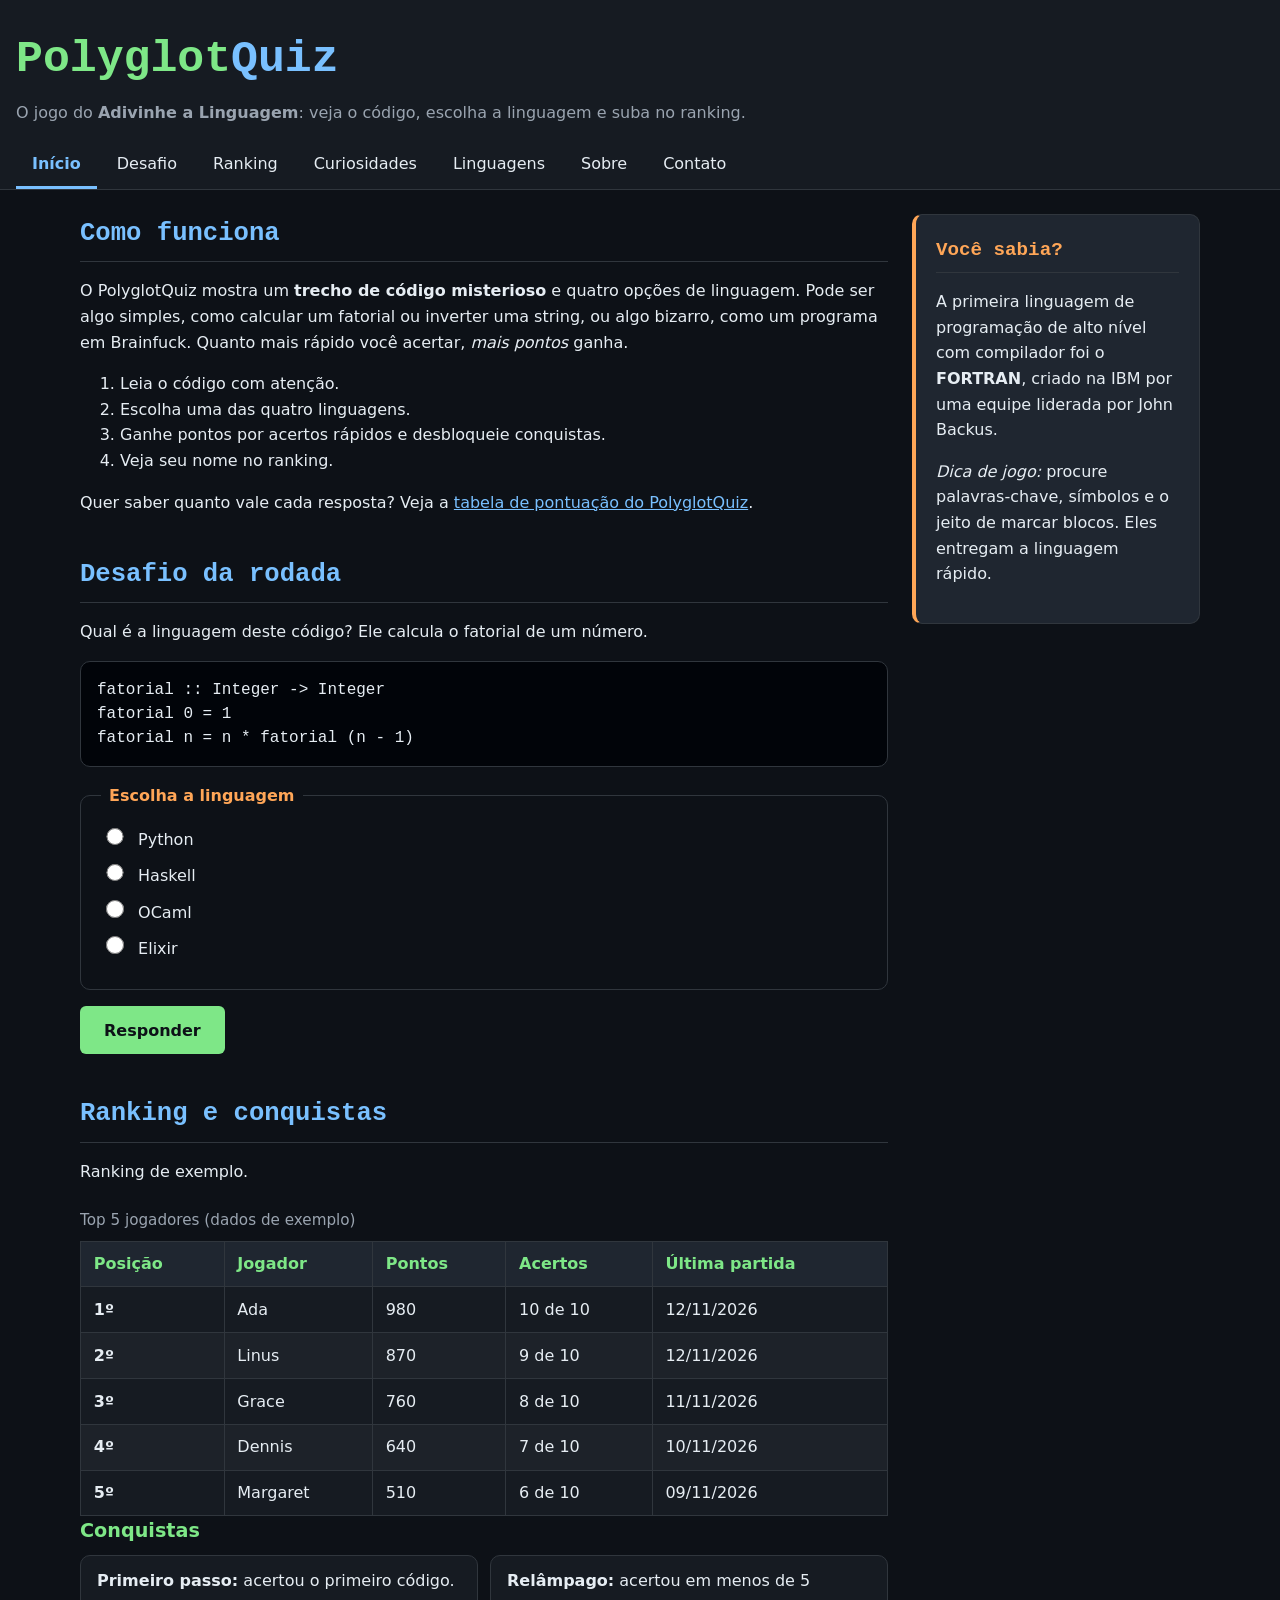
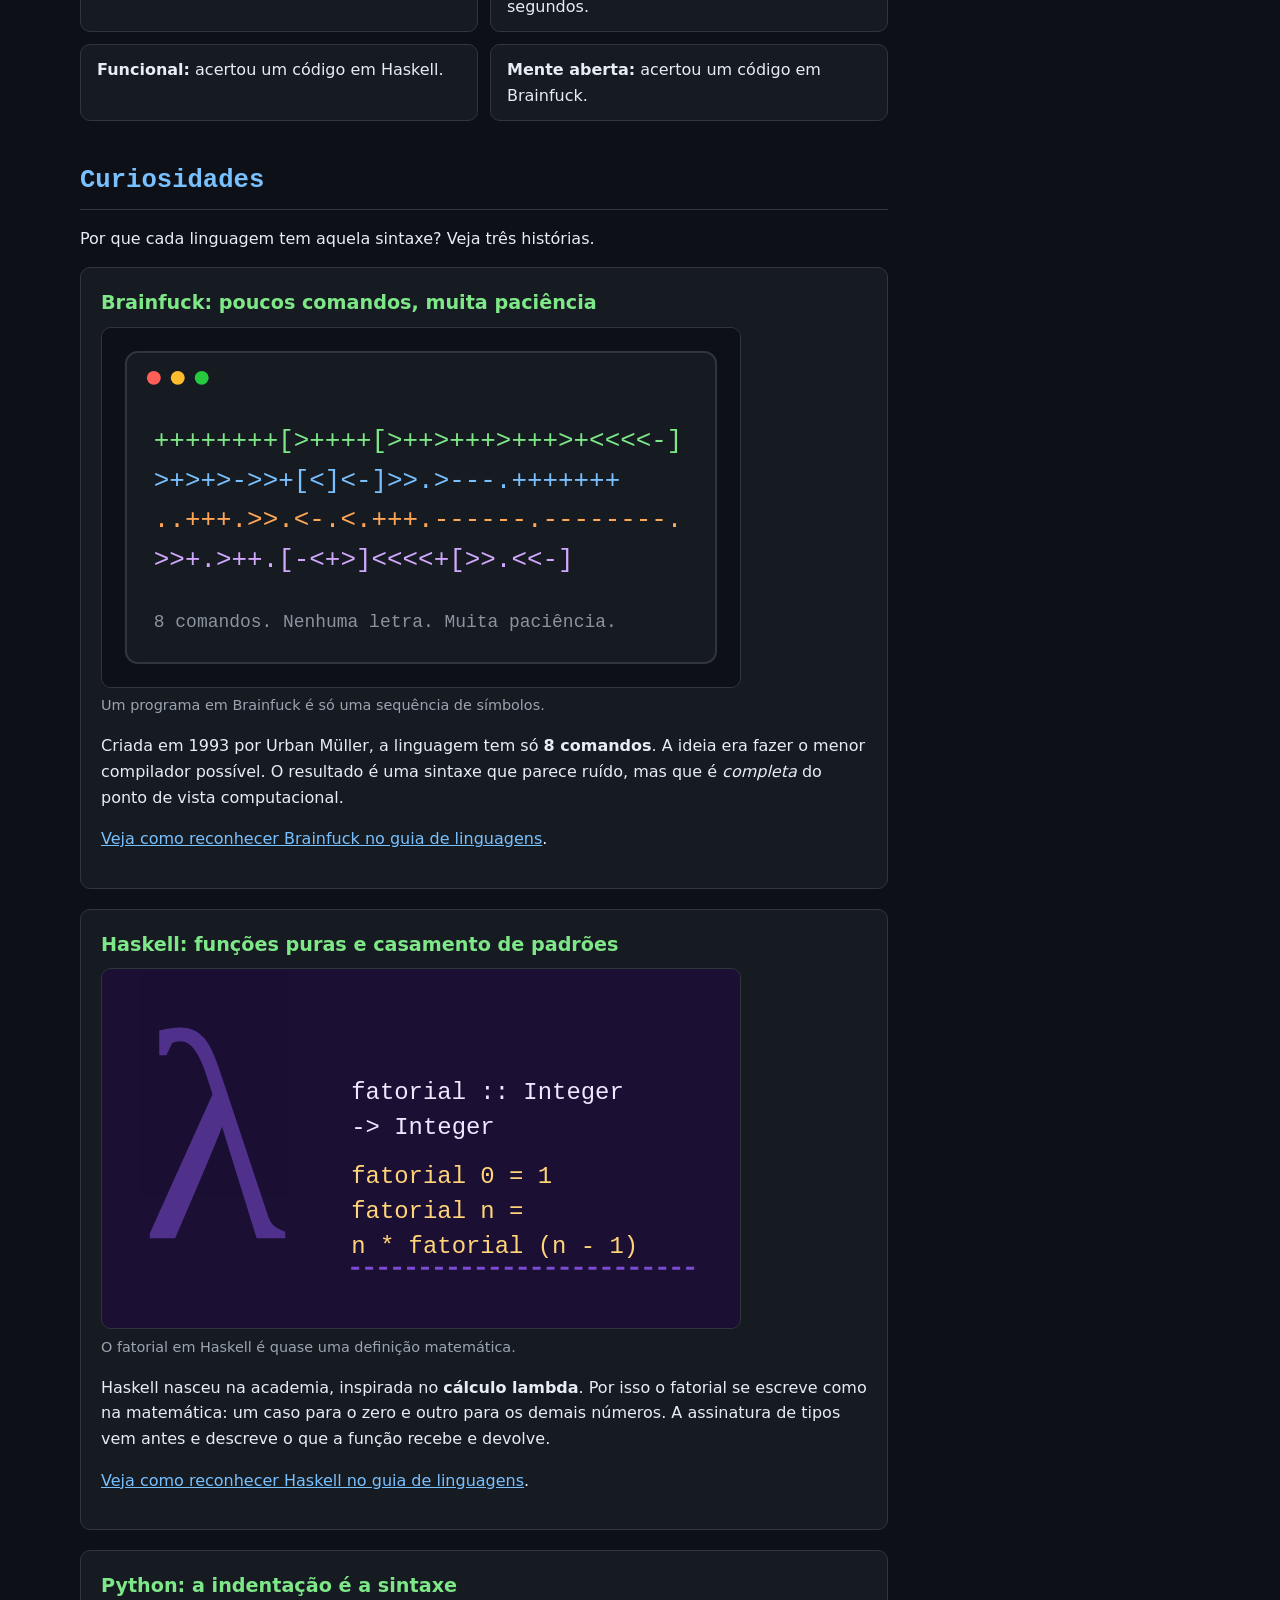
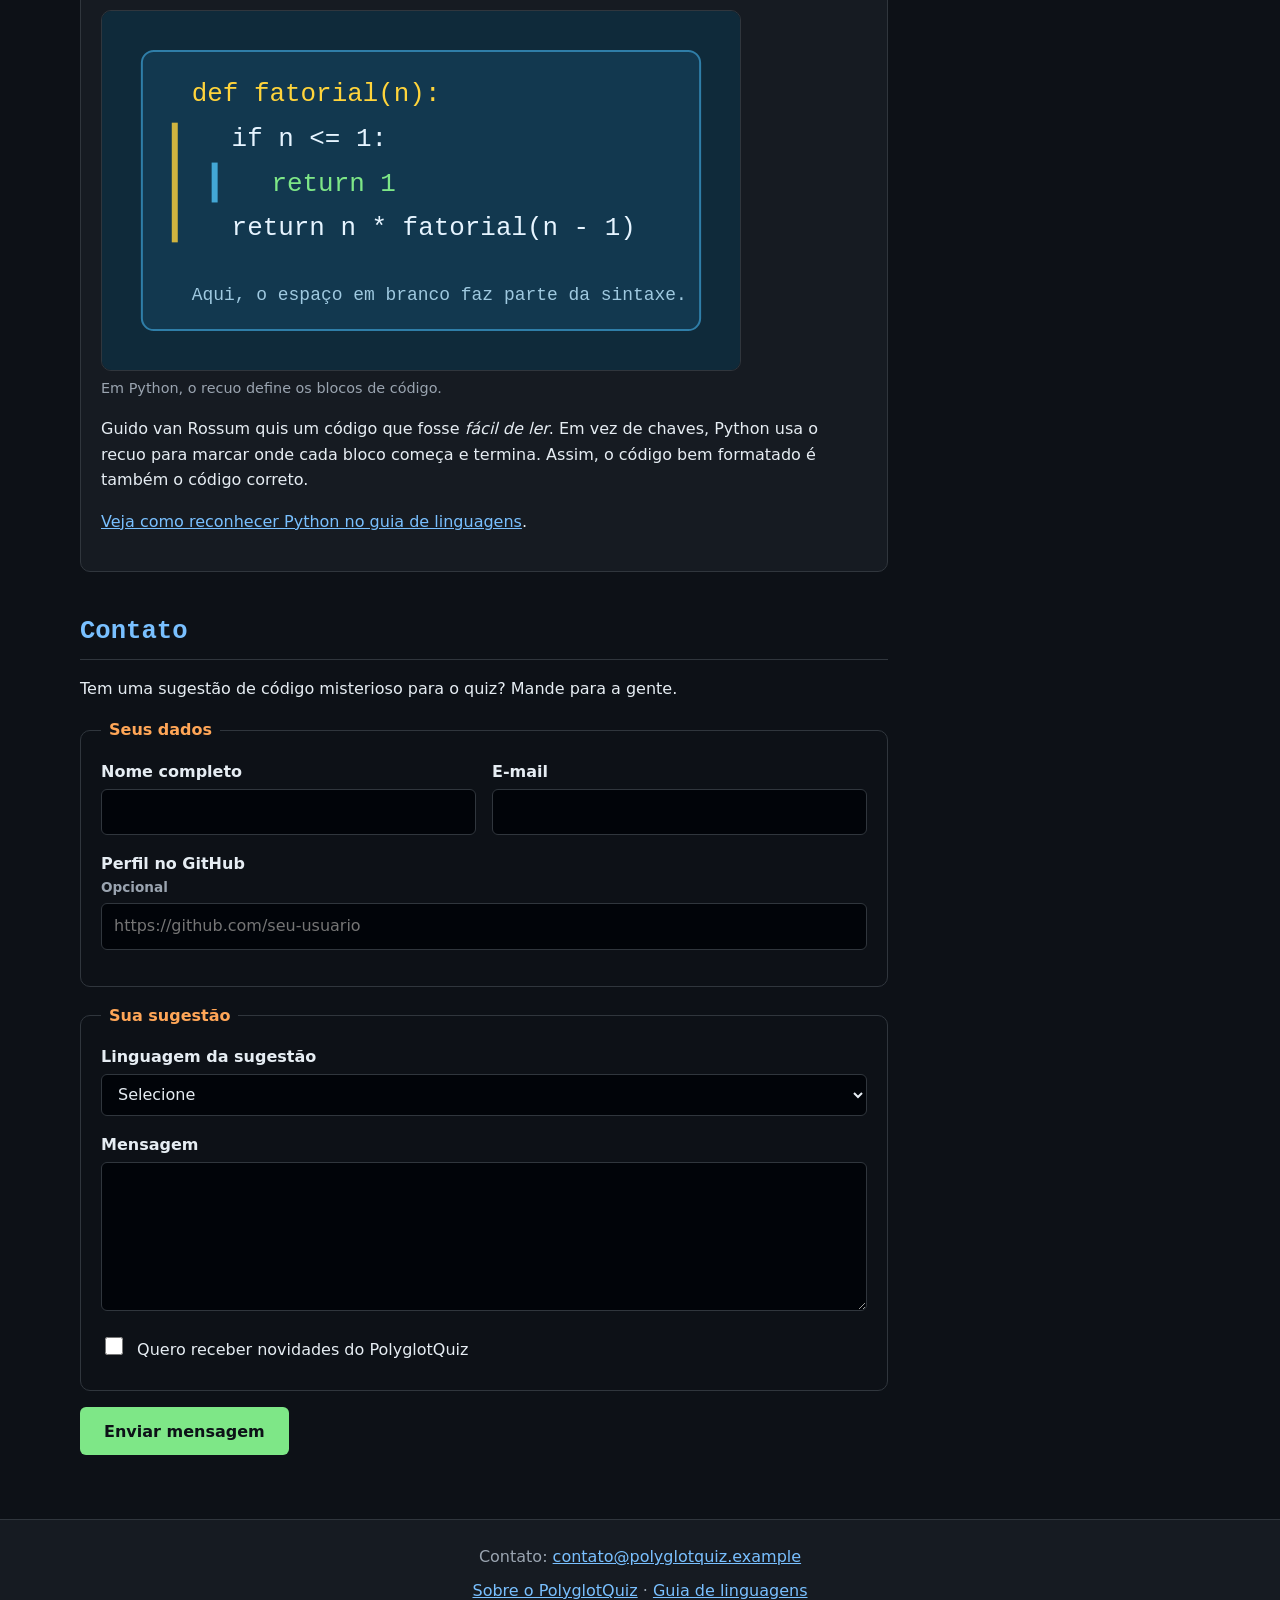
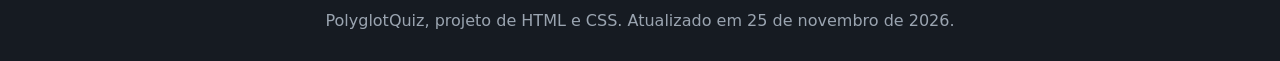
<file: index.html>
<!DOCTYPE html>
<html lang="pt-BR">
<head>
  <meta charset="utf-8">
  <meta name="viewport" content="width=device-width, initial-scale=1">
  <title>PolyglotQuiz: adivinhe a linguagem de programação do código</title>
  <meta name="description" content="Quiz de programação: veja um trecho de código misterioso, escolha entre 4 linguagens, ganhe pontos por acertos rápidos e entre no ranking.">
  <link rel="canonical" href="https://marcuslol2008.github.io/polyglot/">

  <meta property="og:type" content="website">
  <meta property="og:site_name" content="PolyglotQuiz">
  <meta property="og:title" content="PolyglotQuiz: adivinhe a linguagem do código">
  <meta property="og:description" content="Veja um código misterioso, escolha a linguagem certa e suba no ranking.">
  <meta property="og:image" content="https://marcuslol2008.github.io/polyglot/images/og-cover.png">
  <meta property="og:image:width" content="1200">
  <meta property="og:image:height" content="630">
  <meta property="og:image:alt" content="Logotipo PolyglotQuiz com um código em Haskell e quatro opções de linguagem">
  <meta property="og:url" content="https://marcuslol2008.github.io/polyglot/">
  <meta property="og:locale" content="pt_BR">
  <meta name="twitter:card" content="summary_large_image">

  <link rel="icon" href="favicon.svg" type="image/svg+xml">
  <link rel="stylesheet" href="css/style.css">

  <script type="application/ld+json">
  {
    "@context": "https://schema.org",
    "@type": "WebSite",
    "name": "PolyglotQuiz",
    "alternateName": "O Jogo do Adivinhe a Linguagem",
    "url": "https://marcuslol2008.github.io/polyglot/",
    "description": "Quiz de programação em que o jogador adivinha a linguagem de um trecho de código misterioso.",
    "inLanguage": "pt-BR"
  }
  </script>
</head>
<body>
  <a class="skip-link" href="#conteudo">Pular para o conteúdo</a>

  <header class="site-header">
    <h1>Polyglot<span>Quiz</span></h1>
    <p class="tagline">O jogo do <strong>Adivinhe a Linguagem</strong>: veja o código, escolha a linguagem e suba no ranking.</p>
    <nav class="main-nav" aria-label="Navegação principal">
      <ul>
        <li><a href="index.html" aria-current="page">Início</a></li>
        <li><a href="#desafio">Desafio</a></li>
        <li><a href="#ranking">Ranking</a></li>
        <li><a href="#curiosidades">Curiosidades</a></li>
        <li><a href="linguagens.html">Linguagens</a></li>
        <li><a href="sobre.html">Sobre</a></li>
        <li><a href="#contato">Contato</a></li>
      </ul>
    </nav>
  </header>

  <div class="layout">
    <main id="conteudo">

      <section id="como-funciona">
        <h2>Como funciona</h2>
        <p>
          O PolyglotQuiz mostra um <strong>trecho de código misterioso</strong> e quatro opções de
          linguagem. Pode ser algo simples, como calcular um fatorial ou inverter uma string, ou algo
          bizarro, como um programa em Brainfuck. Quanto mais rápido você acertar, <em>mais pontos</em> ganha.
        </p>
        <ol>
          <li>Leia o código com atenção.</li>
          <li>Escolha uma das quatro linguagens.</li>
          <li>Ganhe pontos por acertos rápidos e desbloqueie conquistas.</li>
          <li>Veja seu nome no ranking.</li>
        </ol>
        <p>
          Quer saber quanto vale cada resposta? Veja a
          <a href="sobre.html#pontuacao">tabela de pontuação do PolyglotQuiz</a>.
        </p>
      </section>

      <section id="desafio">
        <h2>Desafio da rodada</h2>
        <p>Qual é a linguagem deste código? Ele calcula o fatorial de um número.</p>
        <pre><code>fatorial :: Integer -&gt; Integer
fatorial 0 = 1
fatorial n = n * fatorial (n - 1)</code></pre>

        <form action="#" method="post">
          <fieldset>
            <legend>Escolha a linguagem</legend>
            <div class="option">
              <input type="radio" id="op-python" name="linguagem" value="python" required>
              <label for="op-python">Python</label>
            </div>
            <div class="option">
              <input type="radio" id="op-haskell" name="linguagem" value="haskell">
              <label for="op-haskell">Haskell</label>
            </div>
            <div class="option">
              <input type="radio" id="op-ocaml" name="linguagem" value="ocaml">
              <label for="op-ocaml">OCaml</label>
            </div>
            <div class="option">
              <input type="radio" id="op-elixir" name="linguagem" value="elixir">
              <label for="op-elixir">Elixir</label>
            </div>
          </fieldset>
          <button type="submit">Responder</button>
        </form>
      </section>

      <section id="ranking">
        <h2>Ranking e conquistas</h2>
        <p>Ranking de exemplo.</p>

        <div class="table-wrap">
          <table>
            <caption>Top 5 jogadores (dados de exemplo)</caption>
            <thead>
              <tr>
                <th scope="col">Posição</th>
                <th scope="col">Jogador</th>
                <th scope="col">Pontos</th>
                <th scope="col">Acertos</th>
                <th scope="col">Última partida</th>
              </tr>
            </thead>
            <tbody>
              <tr>
                <th scope="row">1º</th>
                <td>Ada</td>
                <td>980</td>
                <td>10 de 10</td>
                <td><time datetime="2026-11-12">12/11/2026</time></td>
              </tr>
              <tr>
                <th scope="row">2º</th>
                <td>Linus</td>
                <td>870</td>
                <td>9 de 10</td>
                <td><time datetime="2026-11-12">12/11/2026</time></td>
              </tr>
              <tr>
                <th scope="row">3º</th>
                <td>Grace</td>
                <td>760</td>
                <td>8 de 10</td>
                <td><time datetime="2026-11-11">11/11/2026</time></td>
              </tr>
              <tr>
                <th scope="row">4º</th>
                <td>Dennis</td>
                <td>640</td>
                <td>7 de 10</td>
                <td><time datetime="2026-11-10">10/11/2026</time></td>
              </tr>
              <tr>
                <th scope="row">5º</th>
                <td>Margaret</td>
                <td>510</td>
                <td>6 de 10</td>
                <td><time datetime="2026-11-09">09/11/2026</time></td>
              </tr>
            </tbody>
          </table>
        </div>

        <h3>Conquistas</h3>
        <ul class="achievements">
          <li><strong>Primeiro passo:</strong> acertou o primeiro código.</li>
          <li><strong>Relâmpago:</strong> acertou em menos de 5 segundos.</li>
          <li><strong>Funcional:</strong> acertou um código em Haskell.</li>
          <li><strong>Mente aberta:</strong> acertou um código em Brainfuck.</li>
        </ul>
      </section>

      <section id="curiosidades">
        <h2>Curiosidades</h2>
        <p>Por que cada linguagem tem aquela sintaxe? Veja três histórias.</p>

        <article>
          <h3>Brainfuck: poucos comandos, muita paciência</h3>
          <figure>
            <img src="images/brainfuck.svg" alt="Janela de editor escura mostrando linhas de código Brainfuck formadas apenas por símbolos como mais, menos, colchetes e setas" width="640" height="360" loading="lazy">
            <figcaption>Um programa em Brainfuck é só uma sequência de símbolos.</figcaption>
          </figure>
          <p>
            Criada em <time datetime="1993">1993</time> por Urban Müller, a linguagem tem só
            <strong>8 comandos</strong>. A ideia era fazer o menor compilador possível. O resultado é
            uma sintaxe que parece ruído, mas que é <em>completa</em> do ponto de vista computacional.
          </p>
          <p>
            <a href="linguagens.html#brainfuck">Veja como reconhecer Brainfuck no guia de linguagens</a>.
          </p>
        </article>

        <article>
          <h3>Haskell: funções puras e casamento de padrões</h3>
          <figure>
            <img src="images/haskell.svg" alt="Letra lambda grande em roxo ao lado de uma função fatorial escrita em Haskell" width="640" height="360" loading="lazy">
            <figcaption>O fatorial em Haskell é quase uma definição matemática.</figcaption>
          </figure>
          <p>
            Haskell nasceu na academia, inspirada no <strong>cálculo lambda</strong>. Por isso o
            fatorial se escreve como na matemática: um caso para o zero e outro para os demais
            números. A assinatura de tipos vem antes e descreve o que a função recebe e devolve.
          </p>
          <p>
            <a href="linguagens.html#haskell">Veja como reconhecer Haskell no guia de linguagens</a>.
          </p>
        </article>

        <article>
          <h3>Python: a indentação é a sintaxe</h3>
          <figure>
            <img src="images/python.svg" alt="Código Python de fatorial com barras coloridas destacando os níveis de indentação" width="640" height="360" loading="lazy">
            <figcaption>Em Python, o recuo define os blocos de código.</figcaption>
          </figure>
          <p>
            Guido van Rossum quis um código que fosse <em>fácil de ler</em>. Em vez de chaves, Python
            usa o recuo para marcar onde cada bloco começa e termina. Assim, o código bem formatado é
            também o código correto.
          </p>
          <p>
            <a href="linguagens.html#python">Veja como reconhecer Python no guia de linguagens</a>.
          </p>
        </article>
      </section>

      <section id="contato">
        <h2>Contato</h2>
        <p>Tem uma sugestão de código misterioso para o quiz? Mande para a gente.</p>

        <form action="#" method="post">
          <fieldset>
            <legend>Seus dados</legend>
            <div class="form-row">
              <div class="field">
                <label for="nome">Nome completo</label>
                <input type="text" id="nome" name="nome" autocomplete="name" required>
              </div>
              <div class="field">
                <label for="email">E-mail</label>
                <input type="email" id="email" name="email" autocomplete="email" required>
              </div>
            </div>
            <div class="field">
              <label for="perfil">Perfil no GitHub <span class="hint">Opcional</span></label>
              <input type="url" id="perfil" name="perfil" placeholder="https://github.com/seu-usuario">
            </div>
          </fieldset>

          <fieldset>
            <legend>Sua sugestão</legend>
            <div class="field">
              <label for="linguagem-favorita">Linguagem da sugestão</label>
              <select id="linguagem-favorita" name="linguagem-favorita">
                <option value="">Selecione</option>
                <option value="python">Python</option>
                <option value="haskell">Haskell</option>
                <option value="brainfuck">Brainfuck</option>
                <option value="outra">Outra</option>
              </select>
            </div>
            <div class="field">
              <label for="mensagem">Mensagem</label>
              <textarea id="mensagem" name="mensagem" rows="5" required></textarea>
            </div>
            <div class="option">
              <input type="checkbox" id="novidades" name="novidades">
              <label for="novidades">Quero receber novidades do PolyglotQuiz</label>
            </div>
          </fieldset>

          <button type="submit">Enviar mensagem</button>
        </form>
      </section>

    </main>

    <aside>
      <h2>Você sabia?</h2>
      <p>
        A primeira linguagem de programação de alto nível com compilador foi o
        <strong>FORTRAN</strong>, criado na IBM por uma equipe liderada por John Backus.
      </p>
      <p>
        <em>Dica de jogo:</em> procure palavras-chave, símbolos e o jeito de marcar blocos. Eles
        entregam a linguagem rápido.
      </p>
    </aside>
  </div>

  <footer class="site-footer">
    <address>
      Contato: <a href="mailto:contato@polyglotquiz.example">contato@polyglotquiz.example</a>
    </address>
    <p>
      <a href="sobre.html">Sobre o PolyglotQuiz</a> ·
      <a href="linguagens.html">Guia de linguagens</a>
    </p>
    <p>
      PolyglotQuiz, projeto de HTML e CSS. Atualizado em
      <time datetime="2026-11-25">25 de novembro de 2026</time>.
    </p>
  </footer>
</body>
</html>
</file>
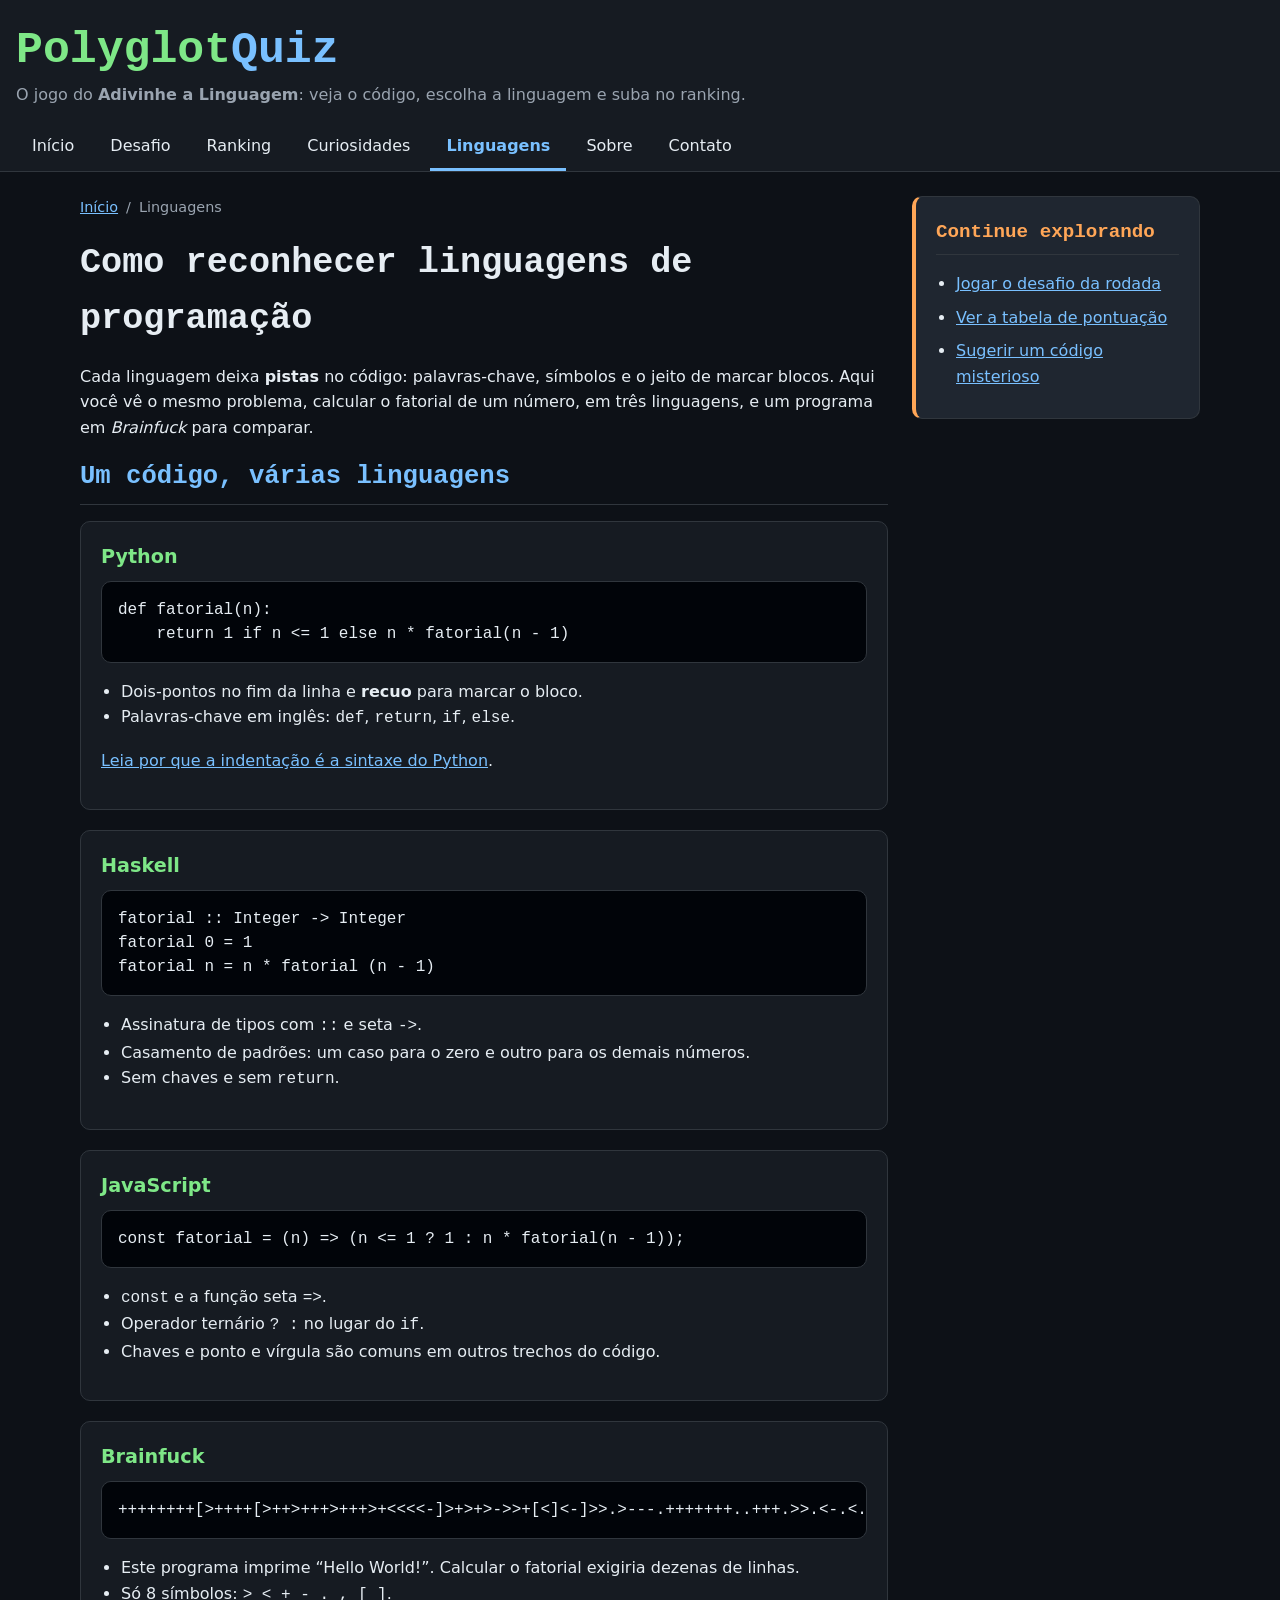
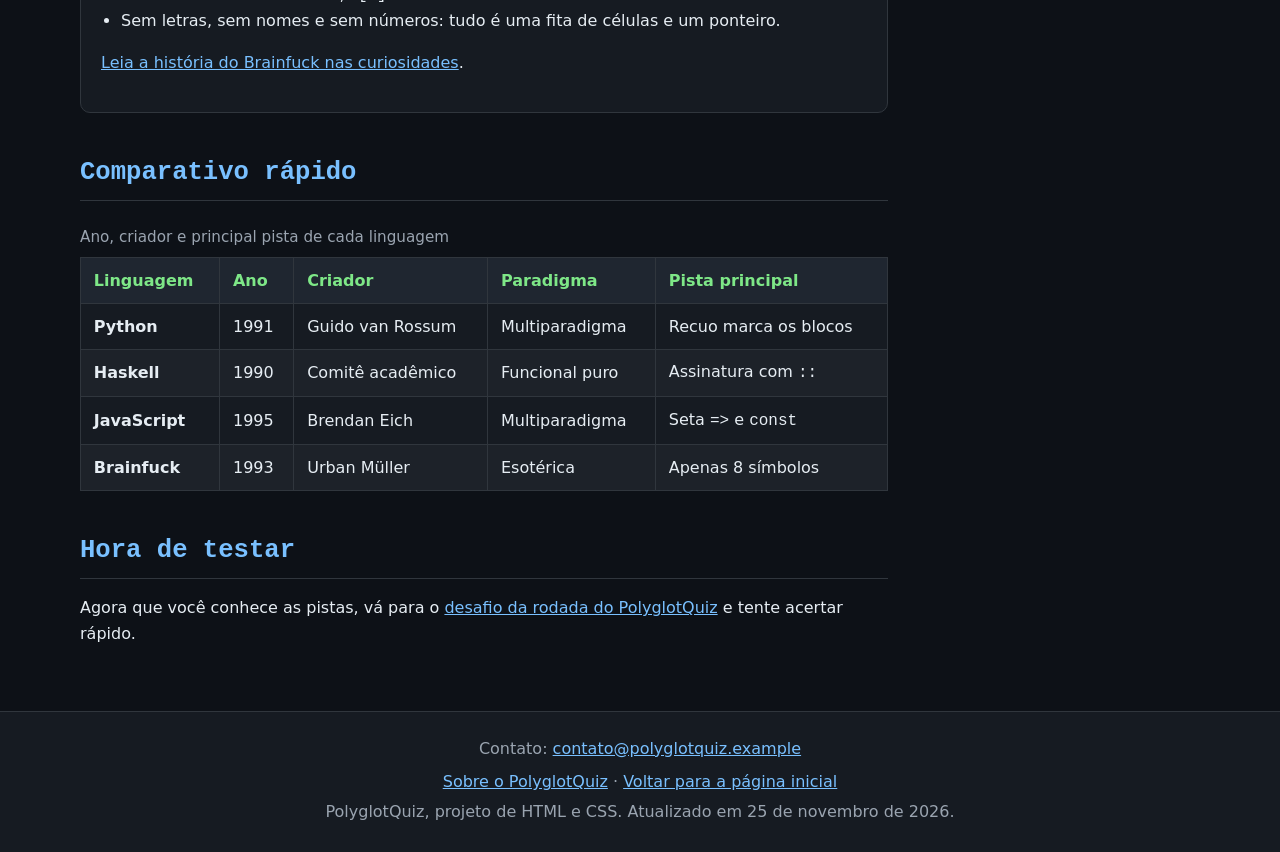
<file: linguagens.html>
<!DOCTYPE html>
<html lang="pt-BR">
<head>
  <meta charset="utf-8">
  <meta name="viewport" content="width=device-width, initial-scale=1">
  <title>Como reconhecer linguagens de programação | PolyglotQuiz</title>
  <meta name="description" content="Guia com Python, Haskell, JavaScript e Brainfuck: veja o mesmo código em cada linguagem e aprenda as pistas de sintaxe para acertar o quiz.">
  <link rel="canonical" href="https://marcuslol2008.github.io/polyglot/linguagens.html">

  <meta property="og:type" content="website">
  <meta property="og:site_name" content="PolyglotQuiz">
  <meta property="og:title" content="Como reconhecer linguagens de programação">
  <meta property="og:description" content="O mesmo código em Python, Haskell, JavaScript e Brainfuck, com as pistas de sintaxe de cada uma.">
  <meta property="og:image" content="https://marcuslol2008.github.io/polyglot/images/og-cover.png">
  <meta property="og:image:width" content="1200">
  <meta property="og:image:height" content="630">
  <meta property="og:image:alt" content="Logotipo PolyglotQuiz com um código em Haskell e quatro opções de linguagem">
  <meta property="og:url" content="https://marcuslol2008.github.io/polyglot/linguagens.html">
  <meta property="og:locale" content="pt_BR">
  <meta name="twitter:card" content="summary_large_image">

  <link rel="icon" href="favicon.svg" type="image/svg+xml">
  <link rel="stylesheet" href="css/style.css">

  <script type="application/ld+json">
  {
    "@context": "https://schema.org",
    "@graph": [
      {
        "@type": "CollectionPage",
        "@id": "https://marcuslol2008.github.io/polyglot/linguagens.html#pagina",
        "name": "Como reconhecer linguagens de programação",
        "description": "Guia com as pistas de sintaxe de Python, Haskell, JavaScript e Brainfuck.",
        "url": "https://marcuslol2008.github.io/polyglot/linguagens.html",
        "inLanguage": "pt-BR",
        "dateModified": "2026-11-25",
        "isPartOf": {
          "@type": "WebSite",
          "name": "PolyglotQuiz",
          "url": "https://marcuslol2008.github.io/polyglot/"
        },
        "breadcrumb": { "@id": "https://marcuslol2008.github.io/polyglot/linguagens.html#caminho" },
        "mainEntity": {
          "@type": "ItemList",
          "numberOfItems": 4,
          "itemListElement": [
            {
              "@type": "ListItem",
              "position": 1,
              "item": {
                "@type": "ComputerLanguage",
                "name": "Python",
                "url": "https://marcuslol2008.github.io/polyglot/linguagens.html#python"
              }
            },
            {
              "@type": "ListItem",
              "position": 2,
              "item": {
                "@type": "ComputerLanguage",
                "name": "Haskell",
                "url": "https://marcuslol2008.github.io/polyglot/linguagens.html#haskell"
              }
            },
            {
              "@type": "ListItem",
              "position": 3,
              "item": {
                "@type": "ComputerLanguage",
                "name": "JavaScript",
                "url": "https://marcuslol2008.github.io/polyglot/linguagens.html#javascript"
              }
            },
            {
              "@type": "ListItem",
              "position": 4,
              "item": {
                "@type": "ComputerLanguage",
                "name": "Brainfuck",
                "url": "https://marcuslol2008.github.io/polyglot/linguagens.html#brainfuck"
              }
            }
          ]
        }
      },
      {
        "@type": "BreadcrumbList",
        "@id": "https://marcuslol2008.github.io/polyglot/linguagens.html#caminho",
        "itemListElement": [
          {
            "@type": "ListItem",
            "position": 1,
            "name": "Início",
            "item": "https://marcuslol2008.github.io/polyglot/"
          },
          {
            "@type": "ListItem",
            "position": 2,
            "name": "Linguagens",
            "item": "https://marcuslol2008.github.io/polyglot/linguagens.html"
          }
        ]
      }
    ]
  }
  </script>
</head>
<body>
  <a class="skip-link" href="#conteudo">Pular para o conteúdo</a>

  <header class="site-header">
    <p class="site-name"><a href="index.html">Polyglot<span>Quiz</span></a></p>
    <p class="tagline">O jogo do <strong>Adivinhe a Linguagem</strong>: veja o código, escolha a linguagem e suba no ranking.</p>
    <nav class="main-nav" aria-label="Navegação principal">
      <ul>
        <li><a href="index.html">Início</a></li>
        <li><a href="index.html#desafio">Desafio</a></li>
        <li><a href="index.html#ranking">Ranking</a></li>
        <li><a href="index.html#curiosidades">Curiosidades</a></li>
        <li><a href="linguagens.html" aria-current="page">Linguagens</a></li>
        <li><a href="sobre.html">Sobre</a></li>
        <li><a href="index.html#contato">Contato</a></li>
      </ul>
    </nav>
  </header>

  <div class="layout">
    <main id="conteudo">

      <nav class="breadcrumb" aria-label="Você está em">
        <ol>
          <li><a href="index.html">Início</a></li>
          <li aria-current="page">Linguagens</li>
        </ol>
      </nav>

      <h1>Como reconhecer linguagens de programação</h1>
      <p>
        Cada linguagem deixa <strong>pistas</strong> no código: palavras-chave, símbolos e o jeito de
        marcar blocos. Aqui você vê o mesmo problema, calcular o fatorial de um número, em três
        linguagens, e um programa em <em>Brainfuck</em> para comparar.
      </p>

      <section id="guia">
        <h2>Um código, várias linguagens</h2>

        <article id="python">
          <h3>Python</h3>
          <pre><code>def fatorial(n):
    return 1 if n &lt;= 1 else n * fatorial(n - 1)</code></pre>
          <ul>
            <li>Dois-pontos no fim da linha e <strong>recuo</strong> para marcar o bloco.</li>
            <li>Palavras-chave em inglês: <code>def</code>, <code>return</code>, <code>if</code>, <code>else</code>.</li>
          </ul>
          <p>
            <a href="index.html#curiosidades">Leia por que a indentação é a sintaxe do Python</a>.
          </p>
        </article>

        <article id="haskell">
          <h3>Haskell</h3>
          <pre><code>fatorial :: Integer -&gt; Integer
fatorial 0 = 1
fatorial n = n * fatorial (n - 1)</code></pre>
          <ul>
            <li>Assinatura de tipos com <code>::</code> e seta <code>-&gt;</code>.</li>
            <li>Casamento de padrões: um caso para o zero e outro para os demais números.</li>
            <li>Sem chaves e sem <code>return</code>.</li>
          </ul>
        </article>

        <article id="javascript">
          <h3>JavaScript</h3>
          <pre><code>const fatorial = (n) =&gt; (n &lt;= 1 ? 1 : n * fatorial(n - 1));</code></pre>
          <ul>
            <li><code>const</code> e a função seta <code>=&gt;</code>.</li>
            <li>Operador ternário <code>? :</code> no lugar do <code>if</code>.</li>
            <li>Chaves e ponto e vírgula são comuns em outros trechos do código.</li>
          </ul>
        </article>

        <article id="brainfuck">
          <h3>Brainfuck</h3>
          <pre><code>++++++++[&gt;++++[&gt;++&gt;+++&gt;+++&gt;+&lt;&lt;&lt;&lt;-]&gt;+&gt;+&gt;-&gt;&gt;+[&lt;]&lt;-]&gt;&gt;.&gt;---.+++++++..+++.&gt;&gt;.&lt;-.&lt;.+++.------.--------.&gt;&gt;+.&gt;++.</code></pre>
          <ul>
            <li>Este programa imprime <q>Hello World!</q>. Calcular o fatorial exigiria dezenas de linhas.</li>
            <li>Só 8 símbolos: <code>&gt; &lt; + - . , [ ]</code>.</li>
            <li>Sem letras, sem nomes e sem números: tudo é uma fita de células e um ponteiro.</li>
          </ul>
          <p>
            <a href="index.html#curiosidades">Leia a história do Brainfuck nas curiosidades</a>.
          </p>
        </article>
      </section>

      <section id="comparativo">
        <h2>Comparativo rápido</h2>
        <div class="table-wrap">
          <table>
            <caption>Ano, criador e principal pista de cada linguagem</caption>
            <thead>
              <tr>
                <th scope="col">Linguagem</th>
                <th scope="col">Ano</th>
                <th scope="col">Criador</th>
                <th scope="col">Paradigma</th>
                <th scope="col">Pista principal</th>
              </tr>
            </thead>
            <tbody>
              <tr>
                <th scope="row">Python</th>
                <td><time datetime="1991">1991</time></td>
                <td>Guido van Rossum</td>
                <td>Multiparadigma</td>
                <td>Recuo marca os blocos</td>
              </tr>
              <tr>
                <th scope="row">Haskell</th>
                <td><time datetime="1990">1990</time></td>
                <td>Comitê acadêmico</td>
                <td>Funcional puro</td>
                <td>Assinatura com <code>::</code></td>
              </tr>
              <tr>
                <th scope="row">JavaScript</th>
                <td><time datetime="1995">1995</time></td>
                <td>Brendan Eich</td>
                <td>Multiparadigma</td>
                <td>Seta <code>=&gt;</code> e <code>const</code></td>
              </tr>
              <tr>
                <th scope="row">Brainfuck</th>
                <td><time datetime="1993">1993</time></td>
                <td>Urban Müller</td>
                <td>Esotérica</td>
                <td>Apenas 8 símbolos</td>
              </tr>
            </tbody>
          </table>
        </div>
      </section>

      <section id="jogar">
        <h2>Hora de testar</h2>
        <p>
          Agora que você conhece as pistas, vá para o
          <a href="index.html#desafio">desafio da rodada do PolyglotQuiz</a> e tente acertar rápido.
        </p>
      </section>

    </main>

    <aside>
      <h2>Continue explorando</h2>
      <ul class="aside-links">
        <li><a href="index.html#desafio">Jogar o desafio da rodada</a></li>
        <li><a href="sobre.html#pontuacao">Ver a tabela de pontuação</a></li>
        <li><a href="index.html#contato">Sugerir um código misterioso</a></li>
      </ul>
    </aside>
  </div>

  <footer class="site-footer">
    <address>
      Contato: <a href="mailto:contato@polyglotquiz.example">contato@polyglotquiz.example</a>
    </address>
    <p>
      <a href="sobre.html">Sobre o PolyglotQuiz</a> ·
      <a href="index.html">Voltar para a página inicial</a>
    </p>
    <p>
      PolyglotQuiz, projeto de HTML e CSS. Atualizado em
      <time datetime="2026-11-25">25 de novembro de 2026</time>.
    </p>
  </footer>
</body>
</html>
</file>
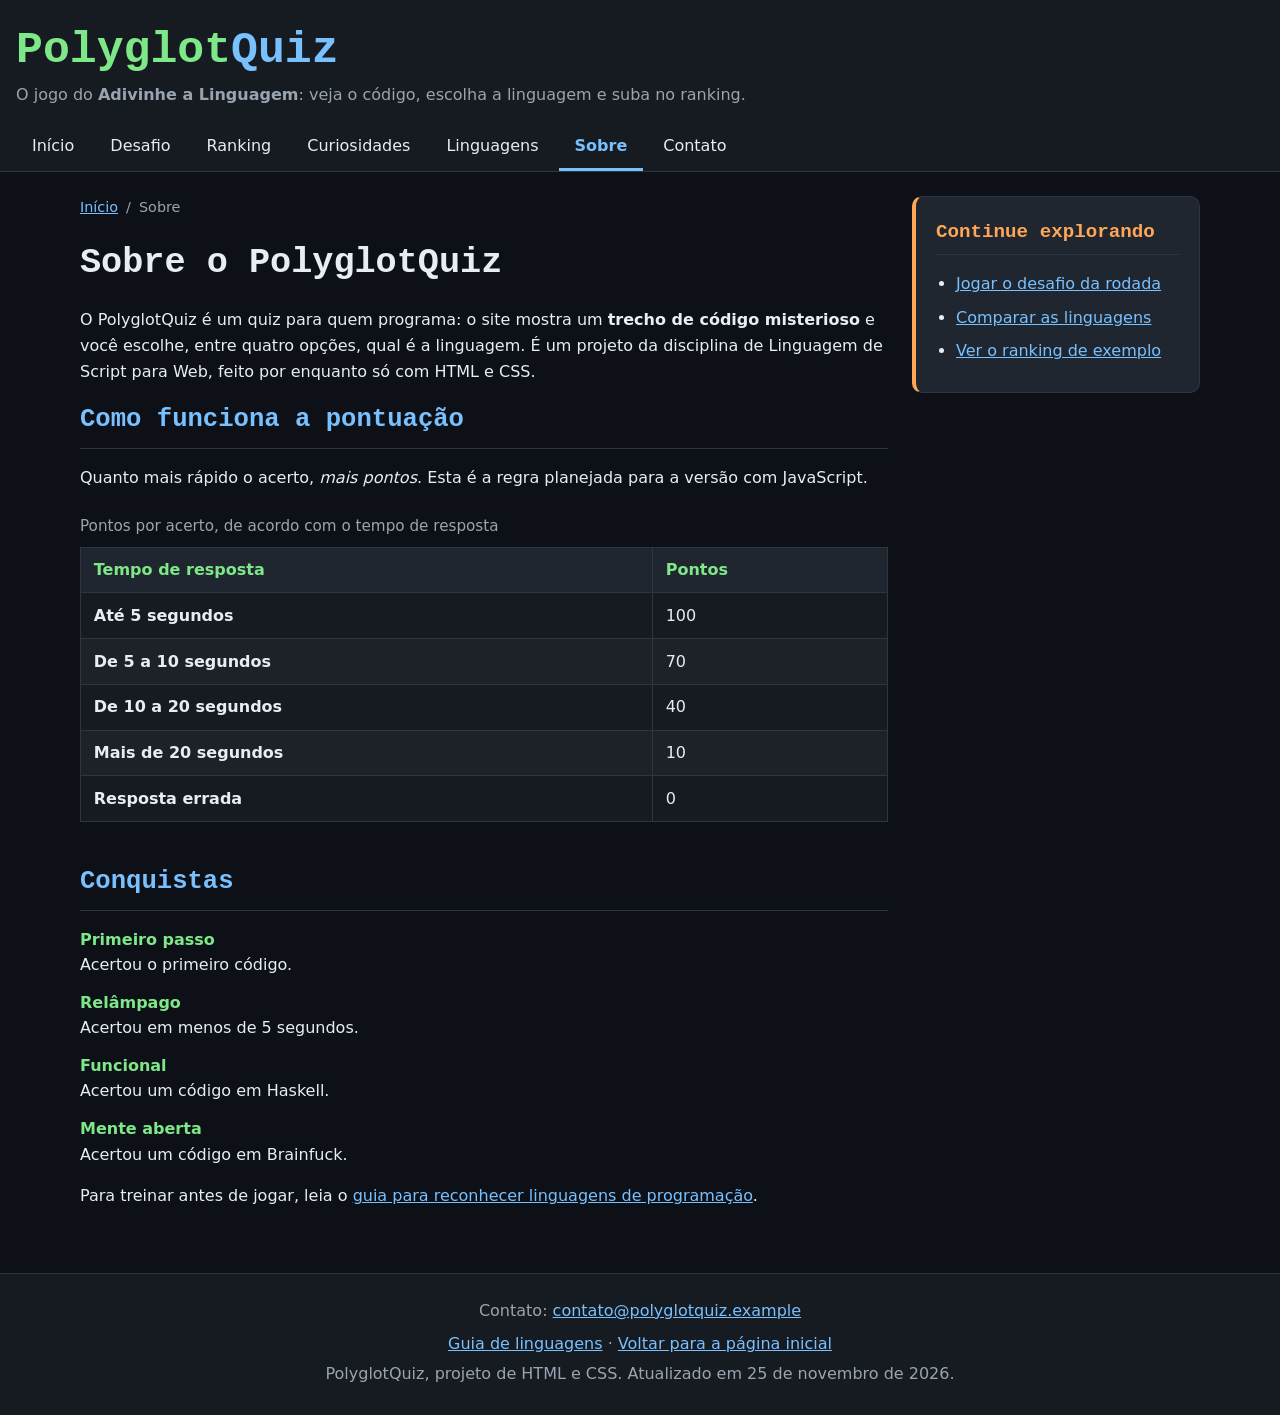
<file: sobre.html>
<!DOCTYPE html>
<html lang="pt-BR">
<head>
  <meta charset="utf-8">
  <meta name="viewport" content="width=device-width, initial-scale=1">
  <title>Sobre o jogo, pontuação e conquistas | PolyglotQuiz</title>
  <meta name="description" content="Entenda as regras do PolyglotQuiz: como funciona a pontuação por tempo de resposta, quais conquistas existem e o que vem nas próximas versões.">
  <link rel="canonical" href="https://marcuslol2008.github.io/polyglot/sobre.html">

  <meta property="og:type" content="website">
  <meta property="og:site_name" content="PolyglotQuiz">
  <meta property="og:title" content="Sobre o PolyglotQuiz: pontuação e conquistas">
  <meta property="og:description" content="Pontos por tempo de resposta, conquistas e próximas etapas do quiz de linguagens.">
  <meta property="og:image" content="https://marcuslol2008.github.io/polyglot/images/og-cover.png">
  <meta property="og:image:width" content="1200">
  <meta property="og:image:height" content="630">
  <meta property="og:image:alt" content="Logotipo PolyglotQuiz com um código em Haskell e quatro opções de linguagem">
  <meta property="og:url" content="https://marcuslol2008.github.io/polyglot/sobre.html">
  <meta property="og:locale" content="pt_BR">
  <meta name="twitter:card" content="summary_large_image">

  <link rel="icon" href="favicon.svg" type="image/svg+xml">
  <link rel="stylesheet" href="css/style.css">

  <script type="application/ld+json">
  {
    "@context": "https://schema.org",
    "@graph": [
      {
        "@type": "AboutPage",
        "@id": "https://marcuslol2008.github.io/polyglot/sobre.html#pagina",
        "name": "Sobre o jogo, pontuação e conquistas",
        "description": "Regras de pontuação, conquistas e próximas etapas do PolyglotQuiz.",
        "url": "https://marcuslol2008.github.io/polyglot/sobre.html",
        "inLanguage": "pt-BR",
        "dateModified": "2026-11-25",
        "isPartOf": {
          "@type": "WebSite",
          "name": "PolyglotQuiz",
          "url": "https://marcuslol2008.github.io/polyglot/"
        },
        "breadcrumb": { "@id": "https://marcuslol2008.github.io/polyglot/sobre.html#caminho" }
      },
      {
        "@type": "BreadcrumbList",
        "@id": "https://marcuslol2008.github.io/polyglot/sobre.html#caminho",
        "itemListElement": [
          {
            "@type": "ListItem",
            "position": 1,
            "name": "Início",
            "item": "https://marcuslol2008.github.io/polyglot/"
          },
          {
            "@type": "ListItem",
            "position": 2,
            "name": "Sobre",
            "item": "https://marcuslol2008.github.io/polyglot/sobre.html"
          }
        ]
      }
    ]
  }
  </script>
</head>
<body>
  <a class="skip-link" href="#conteudo">Pular para o conteúdo</a>

  <header class="site-header">
    <p class="site-name"><a href="index.html">Polyglot<span>Quiz</span></a></p>
    <p class="tagline">O jogo do <strong>Adivinhe a Linguagem</strong>: veja o código, escolha a linguagem e suba no ranking.</p>
    <nav class="main-nav" aria-label="Navegação principal">
      <ul>
        <li><a href="index.html">Início</a></li>
        <li><a href="index.html#desafio">Desafio</a></li>
        <li><a href="index.html#ranking">Ranking</a></li>
        <li><a href="index.html#curiosidades">Curiosidades</a></li>
        <li><a href="linguagens.html">Linguagens</a></li>
        <li><a href="sobre.html" aria-current="page">Sobre</a></li>
        <li><a href="index.html#contato">Contato</a></li>
      </ul>
    </nav>
  </header>

  <div class="layout">
    <main id="conteudo">

      <nav class="breadcrumb" aria-label="Você está em">
        <ol>
          <li><a href="index.html">Início</a></li>
          <li aria-current="page">Sobre</li>
        </ol>
      </nav>

      <h1>Sobre o PolyglotQuiz</h1>
      <p>
        O PolyglotQuiz é um quiz para quem programa: o site mostra um <strong>trecho de código
        misterioso</strong> e você escolhe, entre quatro opções, qual é a linguagem. É um projeto da
        disciplina de Linguagem de Script para Web, feito por enquanto só com HTML e CSS.
      </p>

      <section id="pontuacao">
        <h2>Como funciona a pontuação</h2>
        <p>
          Quanto mais rápido o acerto, <em>mais pontos</em>. Esta é a regra planejada para a versão
          com JavaScript.
        </p>
        <div class="table-wrap">
          <table>
            <caption>Pontos por acerto, de acordo com o tempo de resposta</caption>
            <thead>
              <tr>
                <th scope="col">Tempo de resposta</th>
                <th scope="col">Pontos</th>
              </tr>
            </thead>
            <tbody>
              <tr>
                <th scope="row">Até 5 segundos</th>
                <td>100</td>
              </tr>
              <tr>
                <th scope="row">De 5 a 10 segundos</th>
                <td>70</td>
              </tr>
              <tr>
                <th scope="row">De 10 a 20 segundos</th>
                <td>40</td>
              </tr>
              <tr>
                <th scope="row">Mais de 20 segundos</th>
                <td>10</td>
              </tr>
              <tr>
                <th scope="row">Resposta errada</th>
                <td>0</td>
              </tr>
            </tbody>
          </table>
        </div>
      </section>

      <section id="conquistas">
        <h2>Conquistas</h2>
        <dl>
          <dt>Primeiro passo</dt>
          <dd>Acertou o primeiro código.</dd>
          <dt>Relâmpago</dt>
          <dd>Acertou em menos de 5 segundos.</dd>
          <dt>Funcional</dt>
          <dd>Acertou um código em Haskell.</dd>
          <dt>Mente aberta</dt>
          <dd>Acertou um código em Brainfuck.</dd>
        </dl>
        <p>
          Para treinar antes de jogar, leia o
          <a href="linguagens.html">guia para reconhecer linguagens de programação</a>.
        </p>
      </section>
    </main>

    <aside>
      <h2>Continue explorando</h2>
      <ul class="aside-links">
        <li><a href="index.html#desafio">Jogar o desafio da rodada</a></li>
        <li><a href="linguagens.html#comparativo">Comparar as linguagens</a></li>
        <li><a href="index.html#ranking">Ver o ranking de exemplo</a></li>
      </ul>
    </aside>
  </div>

  <footer class="site-footer">
    <address>
      Contato: <a href="mailto:contato@polyglotquiz.example">contato@polyglotquiz.example</a>
    </address>
    <p>
      <a href="linguagens.html">Guia de linguagens</a> ·
      <a href="index.html">Voltar para a página inicial</a>
    </p>
    <p>
      PolyglotQuiz, projeto de HTML e CSS. Atualizado em
      <time datetime="2026-11-25">25 de novembro de 2026</time>.
    </p>
  </footer>
</body>
</html>
</file>
<file: css/style.css>
/* PolyglotQuiz - CSS externo simples e responsivo */

:root {
  --bg: #0d1117;
  --surface: #161b22;
  --surface-2: #1f2630;
  --border: #30363d;
  --text: #e6edf3;
  --muted: #9aa4b0;
  --accent: #7ee787;
  --accent-2: #79c0ff;
  --warn: #ffa657;
  --radius: 10px;
  --mono: "Courier New", Consolas, Menlo, monospace;
  --sans: system-ui, -apple-system, "Segoe UI", Roboto, Arial, sans-serif;
}

*,
*::before,
*::after {
  box-sizing: border-box;
}

html {
  scroll-behavior: smooth;
}

body {
  margin: 0;
  background: var(--bg);
  color: var(--text);
  font-family: var(--sans);
  line-height: 1.6;
}

a {
  color: var(--accent-2);
}

a:hover {
  color: var(--accent);
}

:focus-visible {
  outline: 3px solid var(--warn);
  outline-offset: 2px;
}

img {
  max-width: 100%;
  height: auto;
  display: block;
}

/* Link "pular para o conteúdo" */
.skip-link {
  position: absolute;
  left: 1rem;
  top: -4rem;
  padding: 0.6rem 1rem;
  background: var(--accent);
  color: #0d1117;
  font-weight: 700;
  border-radius: var(--radius);
  z-index: 10;
}

.skip-link:focus {
  top: 1rem;
  color: #0d1117;
}

/* Cabeçalho e navegação */
.site-header {
  background: var(--surface);
  border-bottom: 1px solid var(--border);
  padding: 1.5rem 1rem 0;
}

.site-header h1 {
  margin: 0;
  font-family: var(--mono);
  font-size: clamp(1.8rem, 5vw, 2.8rem);
  color: var(--accent);
}

.site-header h1 span {
  color: var(--accent-2);
}

.tagline {
  margin: 0.25rem 0 1rem;
  color: var(--muted);
}

.main-nav ul {
  list-style: none;
  margin: 0;
  padding: 0;
  display: flex;
  flex-wrap: wrap;
  gap: 0.25rem;
}

.main-nav a {
  display: block;
  padding: 0.6rem 1rem;
  color: var(--text);
  text-decoration: none;
  border-bottom: 3px solid transparent;
}

.main-nav a:hover,
.main-nav a:focus-visible {
  border-bottom-color: var(--accent);
  color: var(--accent);
}

/* Layout principal: conteúdo + aside */
.layout {
  max-width: 72rem;
  margin: 0 auto;
  padding: 1.5rem 1rem;
  display: grid;
  grid-template-columns: minmax(0, 1fr);
  gap: 1.5rem;
}

main section {
  margin-bottom: 2.5rem;
  scroll-margin-top: 1rem;
}

h2 {
  font-family: var(--mono);
  font-size: 1.6rem;
  margin: 0 0 1rem;
  color: var(--accent-2);
  border-bottom: 1px solid var(--border);
  padding-bottom: 0.4rem;
}

h3 {
  margin: 0 0 0.5rem;
  font-size: 1.2rem;
  color: var(--accent);
}

/* Código */
pre {
  margin: 0 0 1rem;
  padding: 1rem;
  background: #010409;
  border: 1px solid var(--border);
  border-radius: var(--radius);
  overflow-x: auto;
  font-family: var(--mono);
  font-size: 1rem;
  line-height: 1.5;
}

code {
  font-family: var(--mono);
}

/* Cards (article) */
article {
  background: var(--surface);
  border: 1px solid var(--border);
  border-radius: var(--radius);
  padding: 1.25rem;
  margin-bottom: 1.25rem;
}

figure {
  margin: 0 0 1rem;
}

figure img {
  border-radius: var(--radius);
  border: 1px solid var(--border);
}

figcaption {
  margin-top: 0.4rem;
  font-size: 0.9rem;
  color: var(--muted);
}

/* Aside */
aside {
  background: var(--surface-2);
  border: 1px solid var(--border);
  border-left: 4px solid var(--warn);
  border-radius: var(--radius);
  padding: 1.25rem;
  align-self: start;
}

aside h2 {
  font-size: 1.2rem;
  color: var(--warn);
}

/* Formulários */
fieldset {
  border: 1px solid var(--border);
  border-radius: var(--radius);
  padding: 1rem 1.25rem 1.25rem;
  margin: 0 0 1rem;
  min-width: 0;
}

legend {
  padding: 0 0.5rem;
  font-weight: 700;
  color: var(--warn);
}

.field {
  margin-bottom: 1rem;
}

label {
  display: block;
  margin-bottom: 0.25rem;
  font-weight: 600;
}

.option {
  margin-bottom: 0.5rem;
}

.option label {
  display: inline;
  font-weight: 400;
  margin-left: 0.4rem;
}

input[type="text"],
input[type="email"],
input[type="url"],
select,
textarea {
  width: 100%;
  padding: 0.6rem 0.75rem;
  background: #010409;
  color: var(--text);
  border: 1px solid var(--border);
  border-radius: 6px;
  font: inherit;
}

input[type="radio"],
input[type="checkbox"] {
  accent-color: var(--accent);
  width: 1.1rem;
  height: 1.1rem;
}

.hint {
  display: block;
  font-size: 0.85rem;
  color: var(--muted);
}

button {
  padding: 0.7rem 1.5rem;
  background: var(--accent);
  color: #0d1117;
  border: 0;
  border-radius: 6px;
  font: inherit;
  font-weight: 700;
  cursor: pointer;
}

button:hover {
  background: var(--accent-2);
}

/* Tabela */
.table-wrap {
  overflow-x: auto;
}

table {
  width: 100%;
  border-collapse: collapse;
  background: var(--surface);
}

caption {
  text-align: left;
  padding: 0.5rem 0;
  color: var(--muted);
  font-size: 0.95rem;
}

th,
td {
  padding: 0.6rem 0.8rem;
  border: 1px solid var(--border);
  text-align: left;
}

thead th {
  background: var(--surface-2);
  color: var(--accent);
}

tbody tr:nth-child(even) {
  background: rgba(255, 255, 255, 0.03);
}

/* Conquistas */
.achievements {
  list-style: none;
  margin: 0;
  padding: 0;
  display: grid;
  gap: 0.75rem;
  grid-template-columns: 1fr;
}

.achievements li {
  background: var(--surface);
  border: 1px solid var(--border);
  border-radius: var(--radius);
  padding: 0.75rem 1rem;
}

/* Rodapé */
.site-footer {
  background: var(--surface);
  border-top: 1px solid var(--border);
  padding: 1.5rem 1rem;
  text-align: center;
  color: var(--muted);
}

.site-footer address {
  font-style: normal;
  margin-bottom: 0.5rem;
}

/* Responsivo */
@media (min-width: 40rem) {
  .achievements {
    grid-template-columns: repeat(2, 1fr);
  }

  .form-row {
    display: grid;
    grid-template-columns: 1fr 1fr;
    gap: 1rem;
  }
}

@media (min-width: 60rem) {
  .layout {
    grid-template-columns: minmax(0, 1fr) 18rem;
  }

  aside {
    position: sticky;
    top: 1rem;
  }
}

@media (prefers-reduced-motion: reduce) {
  html {
    scroll-behavior: auto;
  }
}

/* ---- Páginas internas ---- */
.site-name {
  margin: 0;
  font-family: var(--mono);
  font-size: clamp(1.8rem, 5vw, 2.8rem);
  font-weight: 700;
  line-height: 1.2;
}

.site-name a {
  color: var(--accent);
  text-decoration: none;
}

.site-name span {
  color: var(--accent-2);
}

.main-nav a[aria-current="page"] {
  border-bottom-color: var(--accent-2);
  color: var(--accent-2);
  font-weight: 700;
}

.breadcrumb ol {
  list-style: none;
  margin: 0 0 1rem;
  padding: 0;
  display: flex;
  flex-wrap: wrap;
  gap: 0.5rem;
  font-size: 0.9rem;
  color: var(--muted);
}

.breadcrumb li + li::before {
  content: "/";
  margin-right: 0.5rem;
}

main h1 {
  font-family: var(--mono);
  font-size: clamp(1.6rem, 4vw, 2.2rem);
  margin: 0 0 1rem;
  color: var(--text);
}

article ul {
  margin: 0 0 1rem;
  padding-left: 1.25rem;
}

dl {
  margin: 0 0 1rem;
}

dt {
  font-weight: 700;
  color: var(--accent);
}

dd {
  margin: 0 0 0.75rem;
}

.aside-links {
  margin: 0;
  padding-left: 1.25rem;
}

.aside-links li {
  margin-bottom: 0.5rem;
}

.site-footer p {
  margin: 0.25rem 0;
}
</file>
